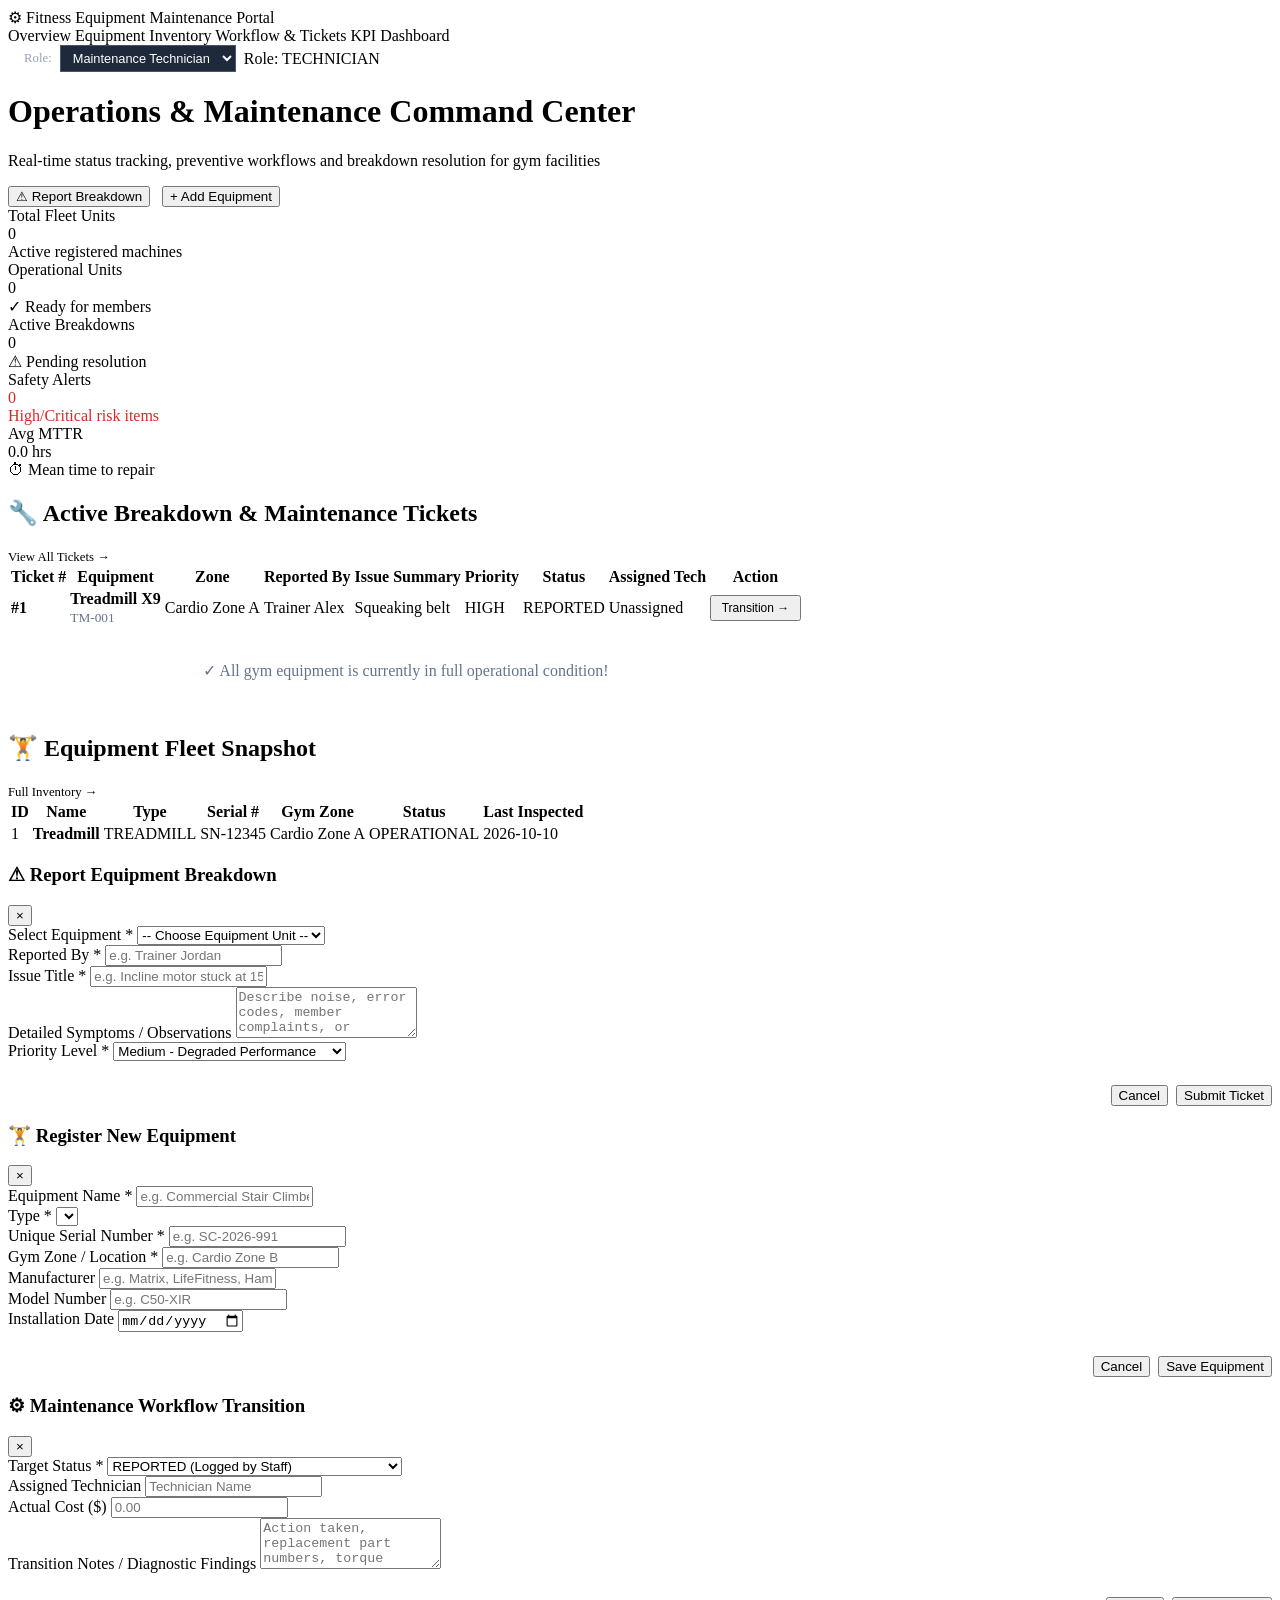
<file: src/main/resources/templates/index.html>
<!DOCTYPE html>
<html lang="en" xmlns:th="http://www.thymeleaf.org">
<head>
    <meta charset="UTF-8">
    <meta name="viewport" content="width=device-width, initial-scale=1.0">
    <title>Fitness Equipment Maintenance Portal</title>
    <link rel="stylesheet" th:href="@{/css/styles.css}">
</head>
<body>
    <nav class="navbar">
        <a th:href="@{/}" class="brand">
            <span>&#9881;</span> Fitness Equipment Maintenance Portal
        </a>
        <div class="nav-links">
            <a th:href="@{/}" class="active">Overview</a>
            <a th:href="@{/equipment}">Equipment Inventory</a>
            <a th:href="@{/maintenance}">Workflow &amp; Tickets</a>
            <a th:href="@{/dashboard}">KPI Dashboard</a>
            <div style="display: flex; align-items: center; gap: 0.5rem; margin-left: 1rem;">
                <label for="roleSelector" style="font-size: 0.8rem; color: #94a3b8;">Role:</label>
                <select id="roleSelector" class="form-control" style="width: auto; padding: 0.25rem 0.5rem; font-size: 0.8rem; background: #1e293b; color: #fff; border-color: #475569;">
                    <option value="TRAINER">Staff / Trainer</option>
                    <option value="TECHNICIAN" selected>Maintenance Technician</option>
                    <option value="FACILITY_ADMIN">Facility Admin</option>
                </select>
                <span id="currentRoleBadge" class="role-badge">Role: TECHNICIAN</span>
            </div>
        </div>
    </nav>

    <div class="container">
        <div class="page-header">
            <div>
                <h1 class="page-title">Operations &amp; Maintenance Command Center</h1>
                <p class="page-subtitle">Real-time status tracking, preventive workflows and breakdown resolution for gym facilities</p>
            </div>
            <div style="display: flex; gap: 0.75rem;">
                <button id="btnOpenReportModal" class="btn btn-danger">&#9888; Report Breakdown</button>
                <button id="btnOpenAddEquipmentModal" class="btn btn-primary">+ Add Equipment</button>
            </div>
        </div>

        <!-- KPI Metrics Grid -->
        <div class="metrics-grid">
            <div class="metric-card" id="cardTotalEquipment">
                <div class="title">Total Fleet Units</div>
                <div class="value" th:text="${summary.totalEquipment}">0</div>
                <div class="trend" style="color: var(--secondary);">Active registered machines</div>
            </div>
            <div class="metric-card" id="cardOperational">
                <div class="title">Operational Units</div>
                <div class="value" style="color: var(--success);" th:text="${summary.operationalCount}">0</div>
                <div class="trend" style="color: var(--success);">&#10003; Ready for members</div>
            </div>
            <div class="metric-card" id="cardBreakdowns">
                <div class="title">Active Breakdowns</div>
                <div class="value" style="color: var(--danger);" th:text="${summary.activeBreakdowns}">0</div>
                <div class="trend" style="color: var(--danger);">&#9888; Pending resolution</div>
            </div>
            <div class="metric-card" id="cardCriticalHazards">
                <div class="title">Safety Alerts</div>
                <div class="value" style="color: #dc2626;" th:text="${summary.criticalSafetyHazards}">0</div>
                <div class="trend" style="color: #dc2626;">High/Critical risk items</div>
            </div>
            <div class="metric-card" id="cardMttr">
                <div class="title">Avg MTTR</div>
                <div class="value" style="color: var(--primary);" th:text="${summary.meanTimeToRepairHours} + ' hrs'">0.0 hrs</div>
                <div class="trend" style="color: var(--primary);">&#9201; Mean time to repair</div>
            </div>
        </div>

        <!-- Active Maintenance Tickets Card -->
        <div class="card">
            <div class="card-header">
                <h2 class="card-title">&#128295; Active Breakdown &amp; Maintenance Tickets</h2>
                <a th:href="@{/maintenance}" class="btn btn-outline" style="font-size: 0.8rem;">View All Tickets &rarr;</a>
            </div>
            <div class="table-responsive">
                <table>
                    <thead>
                        <tr>
                            <th>Ticket #</th>
                            <th>Equipment</th>
                            <th>Zone</th>
                            <th>Reported By</th>
                            <th>Issue Summary</th>
                            <th>Priority</th>
                            <th>Status</th>
                            <th>Assigned Tech</th>
                            <th>Action</th>
                        </tr>
                    </thead>
                    <tbody>
                        <tr th:each="log : ${activeBreakdowns}" th:id="'log-row-' + ${log.id}">
                            <td style="font-weight: 600;" th:text="'#' + ${log.id}">#1</td>
                            <td>
                                <strong th:text="${log.equipment.name}">Treadmill X9</strong><br>
                                <small style="color: #64748b;" th:text="${log.equipment.serialNumber}">TM-001</small>
                            </td>
                            <td th:text="${log.equipment.gymZone}">Cardio Zone A</td>
                            <td th:text="${log.reportedBy}">Trainer Alex</td>
                            <td th:text="${log.issueTitle}">Squeaking belt</td>
                            <td>
                                <span th:class="'priority-' + ${log.priority}" th:text="${log.priority}">HIGH</span>
                            </td>
                            <td>
                                <span th:class="'status-badge status-' + ${log.status}" th:text="${log.status}">REPORTED</span>
                            </td>
                            <td th:text="${log.assignedTechnician != null ? log.assignedTechnician : 'Unassigned'}">Unassigned</td>
                            <td>
                                <button class="btn btn-outline btn-workflow-trigger" style="padding: 0.25rem 0.6rem; font-size: 0.75rem;"
                                        th:data-ticket-id="${log.id}"
                                        th:data-status="${log.status}"
                                        th:data-technician="${log.assignedTechnician}">
                                    Transition &rarr;
                                </button>
                            </td>
                        </tr>
                        <tr th:if="${#lists.isEmpty(activeBreakdowns)}">
                            <td colspan="9" style="text-align: center; padding: 2rem; color: #64748b;">
                                &#10003; All gym equipment is currently in full operational condition!
                            </td>
                        </tr>
                    </tbody>
                </table>
            </div>
        </div>

        <!-- Equipment Fleet Quick View -->
        <div class="card">
            <div class="card-header">
                <h2 class="card-title">&#127947; Equipment Fleet Snapshot</h2>
                <a th:href="@{/equipment}" class="btn btn-outline" style="font-size: 0.8rem;">Full Inventory &rarr;</a>
            </div>
            <div class="table-responsive">
                <table>
                    <thead>
                        <tr>
                            <th>ID</th>
                            <th>Name</th>
                            <th>Type</th>
                            <th>Serial #</th>
                            <th>Gym Zone</th>
                            <th>Status</th>
                            <th>Last Inspected</th>
                        </tr>
                    </thead>
                    <tbody>
                        <tr th:each="item : ${equipmentList}">
                            <td th:text="${item.id}">1</td>
                            <td><strong th:text="${item.name}">Treadmill</strong></td>
                            <td th:text="${item.type}">TREADMILL</td>
                            <td th:text="${item.serialNumber}">SN-12345</td>
                            <td th:text="${item.gymZone}">Cardio Zone A</td>
                            <td>
                                <span th:class="'status-badge status-' + ${item.currentStatus}" th:text="${item.currentStatus}">OPERATIONAL</span>
                            </td>
                            <td th:text="${item.lastInspectionDate != null ? item.lastInspectionDate : 'Pending'}">2026-10-10</td>
                        </tr>
                    </tbody>
                </table>
            </div>
        </div>
    </div>

    <!-- Modal: Report Breakdown -->
    <div id="reportModal" class="modal">
        <div class="modal-content">
            <div class="modal-header">
                <h3 class="modal-title">&#9888; Report Equipment Breakdown</h3>
                <button class="close-btn" onclick="closeModal('reportModal')">&times;</button>
            </div>
            <form id="reportBreakdownForm">
                <div class="form-group">
                    <label class="form-label" for="reportEquipmentId">Select Equipment *</label>
                    <select id="reportEquipmentId" class="form-control" required>
                        <option value="">-- Choose Equipment Unit --</option>
                        <option th:each="item : ${equipmentList}" th:value="${item.id}" th:text="${item.name} + ' (' + ${item.serialNumber} + ' - ' + ${item.gymZone} + ')'"></option>
                    </select>
                </div>
                <div class="form-group">
                    <label class="form-label" for="reportedByName">Reported By *</label>
                    <input type="text" id="reportedByName" class="form-control" placeholder="e.g. Trainer Jordan" required>
                </div>
                <div class="form-group">
                    <label class="form-label" for="reportIssueTitle">Issue Title *</label>
                    <input type="text" id="reportIssueTitle" class="form-control" placeholder="e.g. Incline motor stuck at 15%" required>
                </div>
                <div class="form-group">
                    <label class="form-label" for="reportIssueDesc">Detailed Symptoms / Observations</label>
                    <textarea id="reportIssueDesc" class="form-control" rows="3" placeholder="Describe noise, error codes, member complaints, or visible wear..."></textarea>
                </div>
                <div class="form-group">
                    <label class="form-label" for="reportPriority">Priority Level *</label>
                    <select id="reportPriority" class="form-control" required>
                        <option value="LOW">Low - Cosmetic / Minor</option>
                        <option value="MEDIUM" selected>Medium - Degraded Performance</option>
                        <option value="HIGH">High - Machine Inoperable</option>
                        <option value="CRITICAL_SAFETY_HAZARD">Critical Safety Hazard - Urgent Risk</option>
                    </select>
                </div>
                <div style="display: flex; justify-content: flex-end; gap: 0.5rem; margin-top: 1.5rem;">
                    <button type="button" class="btn btn-outline" onclick="closeModal('reportModal')">Cancel</button>
                    <button type="submit" class="btn btn-danger">Submit Ticket</button>
                </div>
            </form>
        </div>
    </div>

    <!-- Modal: Add Equipment -->
    <div id="equipmentModal" class="modal">
        <div class="modal-content">
            <div class="modal-header">
                <h3 class="modal-title">&#127947; Register New Equipment</h3>
                <button class="close-btn" onclick="closeModal('equipmentModal')">&times;</button>
            </div>
            <form id="addEquipmentForm">
                <div class="form-group">
                    <label class="form-label" for="eqName">Equipment Name *</label>
                    <input type="text" id="eqName" class="form-control" placeholder="e.g. Commercial Stair Climber 900" required>
                </div>
                <div class="form-group">
                    <label class="form-label" for="eqType">Type *</label>
                    <select id="eqType" class="form-control" required>
                        <option th:each="t : ${types}" th:value="${t}" th:text="${t}"></option>
                    </select>
                </div>
                <div class="form-group">
                    <label class="form-label" for="eqSerial">Unique Serial Number *</label>
                    <input type="text" id="eqSerial" class="form-control" placeholder="e.g. SC-2026-991" required>
                </div>
                <div class="form-group">
                    <label class="form-label" for="eqZone">Gym Zone / Location *</label>
                    <input type="text" id="eqZone" class="form-control" placeholder="e.g. Cardio Zone B" required>
                </div>
                <div class="form-group">
                    <label class="form-label" for="eqManufacturer">Manufacturer</label>
                    <input type="text" id="eqManufacturer" class="form-control" placeholder="e.g. Matrix, LifeFitness, Hammer Strength">
                </div>
                <div class="form-group">
                    <label class="form-label" for="eqModel">Model Number</label>
                    <input type="text" id="eqModel" class="form-control" placeholder="e.g. C50-XIR">
                </div>
                <div class="form-group">
                    <label class="form-label" for="eqInstallDate">Installation Date</label>
                    <input type="date" id="eqInstallDate" class="form-control">
                </div>
                <div style="display: flex; justify-content: flex-end; gap: 0.5rem; margin-top: 1.5rem;">
                    <button type="button" class="btn btn-outline" onclick="closeModal('equipmentModal')">Cancel</button>
                    <button type="submit" class="btn btn-primary">Save Equipment</button>
                </div>
            </form>
        </div>
    </div>

    <!-- Modal: Workflow Status Transition -->
    <div id="workflowModal" class="modal">
        <div class="modal-content">
            <div class="modal-header">
                <h3 class="modal-title">&#9881; Maintenance Workflow Transition</h3>
                <button class="close-btn" onclick="closeModal('workflowModal')">&times;</button>
            </div>
            <form id="updateWorkflowForm">
                <input type="hidden" id="wfTicketId">
                <div class="form-group">
                    <label class="form-label" for="wfNextStatus">Target Status *</label>
                    <select id="wfNextStatus" class="form-control" required>
                        <option value="REPORTED">REPORTED (Logged by Staff)</option>
                        <option value="UNDER_INSPECTION">UNDER INSPECTION (Technician Assessing)</option>
                        <option value="PARTS_ORDERED">PARTS ORDERED (Awaiting Spares)</option>
                        <option value="IN_REPAIR">IN REPAIR (Bench / On-site Work)</option>
                        <option value="OPERATIONAL">OPERATIONAL (Verified &amp; Recommissioned)</option>
                        <option value="DECOMMISSIONED">DECOMMISSIONED (Admin Retirement)</option>
                    </select>
                </div>
                <div class="form-group">
                    <label class="form-label" for="wfTechnician">Assigned Technician</label>
                    <input type="text" id="wfTechnician" class="form-control" placeholder="Technician Name">
                </div>
                <div class="form-group">
                    <label class="form-label" for="wfActualCost">Actual Cost ($)</label>
                    <input type="number" step="0.01" id="wfActualCost" class="form-control" placeholder="0.00">
                </div>
                <div class="form-group">
                    <label class="form-label" for="wfNotes">Transition Notes / Diagnostic Findings</label>
                    <textarea id="wfNotes" class="form-control" rows="3" placeholder="Action taken, replacement part numbers, torque checks..."></textarea>
                </div>
                <div style="display: flex; justify-content: flex-end; gap: 0.5rem; margin-top: 1.5rem;">
                    <button type="button" class="btn btn-outline" onclick="closeModal('workflowModal')">Cancel</button>
                    <button type="submit" class="btn btn-success">Update Status</button>
                </div>
            </form>
        </div>
    </div>

    <script th:src="@{/js/app.js}"></script>
</body>
</html>
</file>
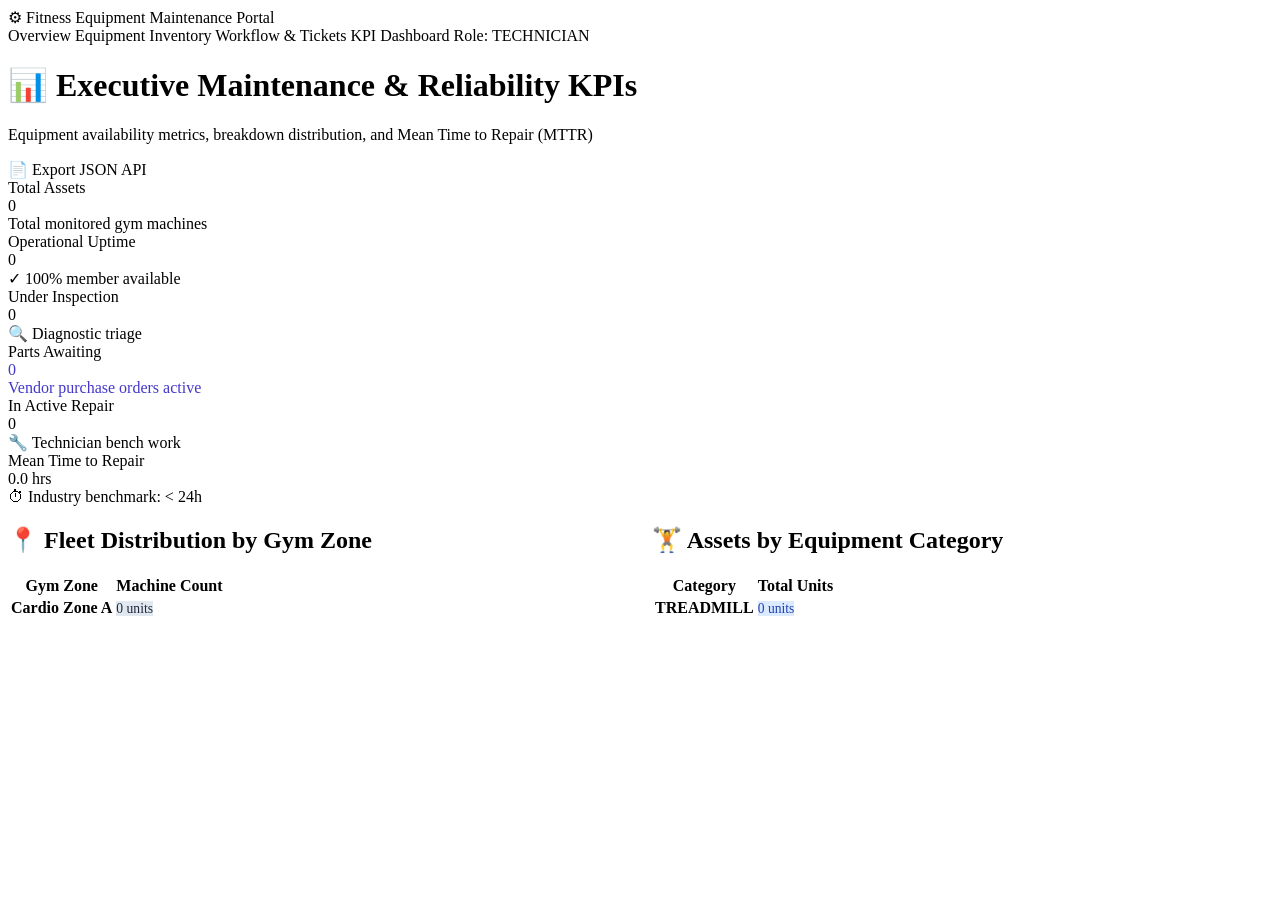
<file: src/main/resources/templates/dashboard.html>
<!DOCTYPE html>
<html lang="en" xmlns:th="http://www.thymeleaf.org">
<head>
    <meta charset="UTF-8">
    <meta name="viewport" content="width=device-width, initial-scale=1.0">
    <title>KPI Analytics Dashboard - Fitness Equipment Maintenance Portal</title>
    <link rel="stylesheet" th:href="@{/css/styles.css}">
</head>
<body>
    <nav class="navbar">
        <a th:href="@{/}" class="brand">
            <span>&#9881;</span> Fitness Equipment Maintenance Portal
        </a>
        <div class="nav-links">
            <a th:href="@{/}">Overview</a>
            <a th:href="@{/equipment}">Equipment Inventory</a>
            <a th:href="@{/maintenance}">Workflow &amp; Tickets</a>
            <a th:href="@{/dashboard}" class="active">KPI Dashboard</a>
            <span id="currentRoleBadge" class="role-badge">Role: TECHNICIAN</span>
        </div>
    </nav>

    <div class="container">
        <div class="page-header">
            <div>
                <h1 class="page-title">&#128202; Executive Maintenance &amp; Reliability KPIs</h1>
                <p class="page-subtitle">Equipment availability metrics, breakdown distribution, and Mean Time to Repair (MTTR)</p>
            </div>
            <a th:href="@{/api/dashboard/summary}" target="_blank" class="btn btn-outline">&#128196; Export JSON API</a>
        </div>

        <!-- Metrics Grid -->
        <div class="metrics-grid">
            <div class="metric-card">
                <div class="title">Total Assets</div>
                <div class="value" th:text="${summary.totalEquipment}">0</div>
                <div class="trend" style="color: var(--secondary);">Total monitored gym machines</div>
            </div>
            <div class="metric-card">
                <div class="title">Operational Uptime</div>
                <div class="value" style="color: var(--success);" th:text="${summary.operationalCount}">0</div>
                <div class="trend" style="color: var(--success);">&#10003; 100% member available</div>
            </div>
            <div class="metric-card">
                <div class="title">Under Inspection</div>
                <div class="value" style="color: var(--warning);" th:text="${summary.underInspectionCount}">0</div>
                <div class="trend" style="color: var(--warning);">&#128269; Diagnostic triage</div>
            </div>
            <div class="metric-card">
                <div class="title">Parts Awaiting</div>
                <div class="value" style="color: #4338ca;" th:text="${summary.partsOrderedCount}">0</div>
                <div class="trend" style="color: #4338ca;">Vendor purchase orders active</div>
            </div>
            <div class="metric-card">
                <div class="title">In Active Repair</div>
                <div class="value" style="color: var(--danger);" th:text="${summary.inRepairCount}">0</div>
                <div class="trend" style="color: var(--danger);">&#128295; Technician bench work</div>
            </div>
            <div class="metric-card">
                <div class="title">Mean Time to Repair</div>
                <div class="value" style="color: var(--primary);" th:text="${summary.meanTimeToRepairHours} + ' hrs'">0.0 hrs</div>
                <div class="trend" style="color: var(--primary);">&#9201; Industry benchmark: &lt; 24h</div>
            </div>
        </div>

        <div style="display: grid; grid-template-columns: repeat(auto-fit, minmax(400px, 1fr)); gap: 1.5rem;">
            <!-- Distribution by Gym Zone -->
            <div class="card">
                <div class="card-header">
                    <h2 class="card-title">&#128205; Fleet Distribution by Gym Zone</h2>
                </div>
                <div class="table-responsive">
                    <table>
                        <thead>
                            <tr>
                                <th>Gym Zone</th>
                                <th>Machine Count</th>
                            </tr>
                        </thead>
                        <tbody>
                            <tr th:each="entry : ${summary.countByZone}">
                                <td style="font-weight: 600;" th:text="${entry.key}">Cardio Zone A</td>
                                <td>
                                    <span class="status-badge" style="background: #e2e8f0; color: #1e293b; font-size: 0.85rem;" th:text="${entry.value} + ' units'">0 units</span>
                                </td>
                            </tr>
                        </tbody>
                    </table>
                </div>
            </div>

            <!-- Distribution by Equipment Type -->
            <div class="card">
                <div class="card-header">
                    <h2 class="card-title">&#127947; Assets by Equipment Category</h2>
                </div>
                <div class="table-responsive">
                    <table>
                        <thead>
                            <tr>
                                <th>Category</th>
                                <th>Total Units</th>
                            </tr>
                        </thead>
                        <tbody>
                            <tr th:each="entry : ${summary.countByType}">
                                <td style="font-weight: 600;" th:text="${entry.key}">TREADMILL</td>
                                <td>
                                    <span class="status-badge" style="background: #dbeafe; color: #1e40af; font-size: 0.85rem;" th:text="${entry.value} + ' units'">0 units</span>
                                </td>
                            </tr>
                        </tbody>
                    </table>
                </div>
            </div>
        </div>
    </div>

    <script th:src="@{/js/app.js}"></script>
</body>
</html>
</file>
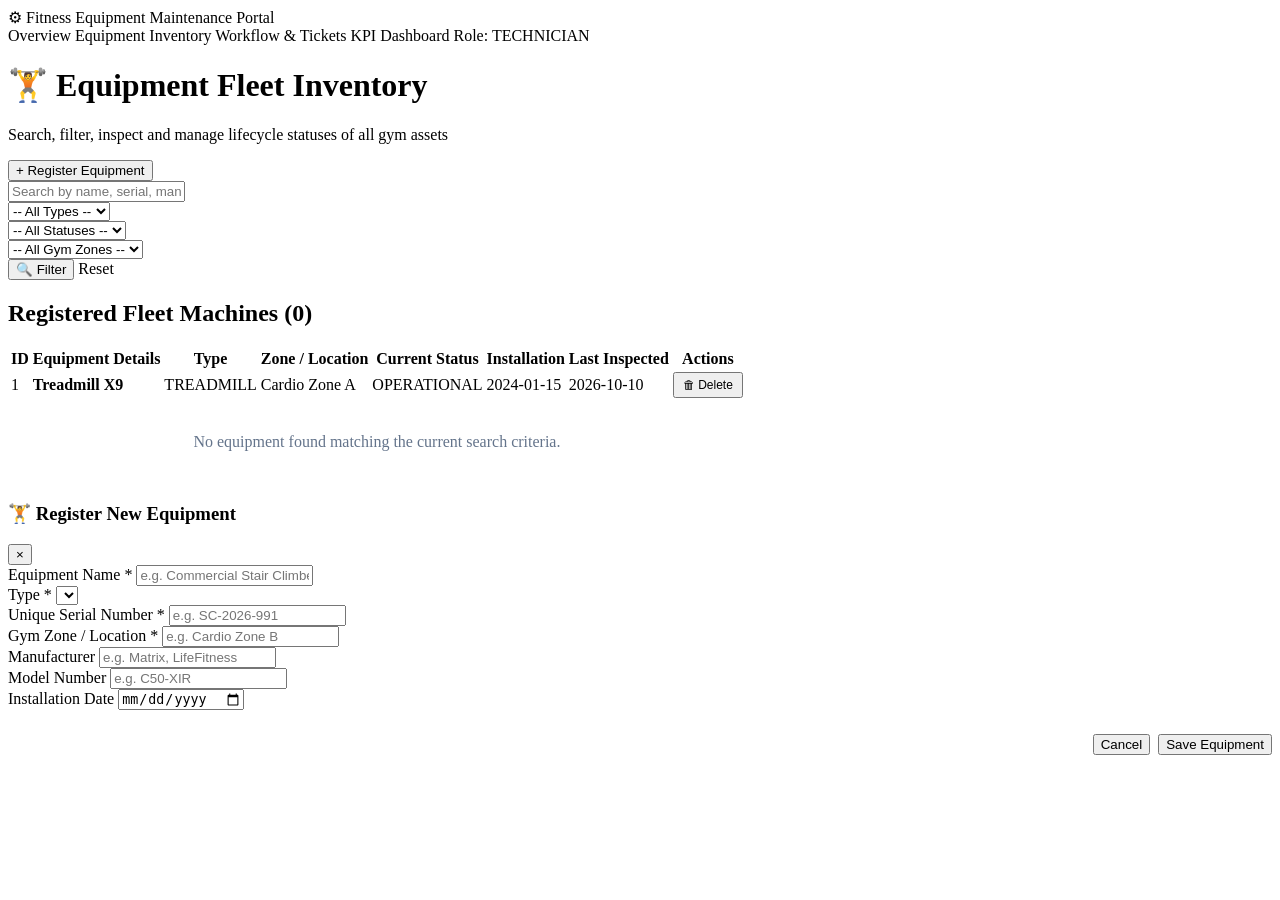
<file: src/main/resources/templates/equipment-list.html>
<!DOCTYPE html>
<html lang="en" xmlns:th="http://www.thymeleaf.org">
<head>
    <meta charset="UTF-8">
    <meta name="viewport" content="width=device-width, initial-scale=1.0">
    <title>Equipment Inventory - Fitness Equipment Maintenance Portal</title>
    <link rel="stylesheet" th:href="@{/css/styles.css}">
</head>
<body>
    <nav class="navbar">
        <a th:href="@{/}" class="brand">
            <span>&#9881;</span> Fitness Equipment Maintenance Portal
        </a>
        <div class="nav-links">
            <a th:href="@{/}">Overview</a>
            <a th:href="@{/equipment}" class="active">Equipment Inventory</a>
            <a th:href="@{/maintenance}">Workflow &amp; Tickets</a>
            <a th:href="@{/dashboard}">KPI Dashboard</a>
            <span id="currentRoleBadge" class="role-badge">Role: TECHNICIAN</span>
        </div>
    </nav>

    <div class="container">
        <div class="page-header">
            <div>
                <h1 class="page-title">&#127947; Equipment Fleet Inventory</h1>
                <p class="page-subtitle">Search, filter, inspect and manage lifecycle statuses of all gym assets</p>
            </div>
            <button id="btnOpenAddEquipmentModal" class="btn btn-primary">+ Register Equipment</button>
        </div>

        <!-- Filter and Search Bar -->
        <form th:action="@{/equipment}" method="get" class="filter-bar">
            <div style="flex: 2; min-width: 220px;">
                <input type="text" name="query" class="form-control" placeholder="Search by name, serial, manufacturer..." th:value="${query}">
            </div>
            <div style="flex: 1; min-width: 150px;">
                <select name="type" class="form-control">
                    <option value="">-- All Types --</option>
                    <option th:each="t : ${types}" th:value="${t}" th:text="${t}" th:selected="${t == selectedType}"></option>
                </select>
            </div>
            <div style="flex: 1; min-width: 150px;">
                <select name="status" class="form-control">
                    <option value="">-- All Statuses --</option>
                    <option th:each="s : ${statuses}" th:value="${s}" th:text="${s}" th:selected="${s == selectedStatus}"></option>
                </select>
            </div>
            <div style="flex: 1; min-width: 150px;">
                <select name="zone" class="form-control">
                    <option value="">-- All Gym Zones --</option>
                    <option th:each="z : ${zones}" th:value="${z}" th:text="${z}" th:selected="${z == selectedZone}"></option>
                </select>
            </div>
            <div>
                <button type="submit" class="btn btn-secondary">&#128269; Filter</button>
                <a th:href="@{/equipment}" class="btn btn-outline">Reset</a>
            </div>
        </form>

        <!-- Equipment Table -->
        <div class="card">
            <div class="card-header">
                <h2 class="card-title">Registered Fleet Machines (<span th:text="${#lists.size(equipmentList)}">0</span>)</h2>
            </div>
            <div class="table-responsive">
                <table>
                    <thead>
                        <tr>
                            <th>ID</th>
                            <th>Equipment Details</th>
                            <th>Type</th>
                            <th>Zone / Location</th>
                            <th>Current Status</th>
                            <th>Installation</th>
                            <th>Last Inspected</th>
                            <th>Actions</th>
                        </tr>
                    </thead>
                    <tbody>
                        <tr th:each="item : ${equipmentList}" th:id="'eq-row-' + ${item.id}">
                            <td th:text="${item.id}">1</td>
                            <td>
                                <strong th:text="${item.name}">Treadmill X9</strong><br>
                                <small style="color: #64748b;" th:text="'SN: ' + ${item.serialNumber} + ' | ' + ${item.manufacturer} + ' ' + ${item.modelNumber}"></small>
                            </td>
                            <td th:text="${item.type}">TREADMILL</td>
                            <td><span style="font-weight: 500;" th:text="${item.gymZone}">Cardio Zone A</span></td>
                            <td>
                                <span th:class="'status-badge status-' + ${item.currentStatus}" th:text="${item.currentStatus}">OPERATIONAL</span>
                            </td>
                            <td th:text="${item.installationDate}">2024-01-15</td>
                            <td th:text="${item.lastInspectionDate != null ? item.lastInspectionDate : 'Pending'}">2026-10-10</td>
                            <td>
                                <div style="display: flex; gap: 0.35rem;">
                                    <button class="btn btn-outline" style="padding: 0.25rem 0.5rem; font-size: 0.75rem;"
                                            th:onclick="'deleteEquipmentItem(' + ${item.id} + ')'">&#128465; Delete</button>
                                </div>
                            </td>
                        </tr>
                        <tr th:if="${#lists.isEmpty(equipmentList)}">
                            <td colspan="8" style="text-align: center; padding: 2rem; color: #64748b;">
                                No equipment found matching the current search criteria.
                            </td>
                        </tr>
                    </tbody>
                </table>
            </div>
        </div>
    </div>

    <!-- Modal: Add Equipment -->
    <div id="equipmentModal" class="modal">
        <div class="modal-content">
            <div class="modal-header">
                <h3 class="modal-title">&#127947; Register New Equipment</h3>
                <button class="close-btn" onclick="closeModal('equipmentModal')">&times;</button>
            </div>
            <form id="addEquipmentForm">
                <div class="form-group">
                    <label class="form-label" for="eqName">Equipment Name *</label>
                    <input type="text" id="eqName" class="form-control" placeholder="e.g. Commercial Stair Climber 900" required>
                </div>
                <div class="form-group">
                    <label class="form-label" for="eqType">Type *</label>
                    <select id="eqType" class="form-control" required>
                        <option th:each="t : ${types}" th:value="${t}" th:text="${t}"></option>
                    </select>
                </div>
                <div class="form-group">
                    <label class="form-label" for="eqSerial">Unique Serial Number *</label>
                    <input type="text" id="eqSerial" class="form-control" placeholder="e.g. SC-2026-991" required>
                </div>
                <div class="form-group">
                    <label class="form-label" for="eqZone">Gym Zone / Location *</label>
                    <input type="text" id="eqZone" class="form-control" placeholder="e.g. Cardio Zone B" required>
                </div>
                <div class="form-group">
                    <label class="form-label" for="eqManufacturer">Manufacturer</label>
                    <input type="text" id="eqManufacturer" class="form-control" placeholder="e.g. Matrix, LifeFitness">
                </div>
                <div class="form-group">
                    <label class="form-label" for="eqModel">Model Number</label>
                    <input type="text" id="eqModel" class="form-control" placeholder="e.g. C50-XIR">
                </div>
                <div class="form-group">
                    <label class="form-label" for="eqInstallDate">Installation Date</label>
                    <input type="date" id="eqInstallDate" class="form-control">
                </div>
                <div style="display: flex; justify-content: flex-end; gap: 0.5rem; margin-top: 1.5rem;">
                    <button type="button" class="btn btn-outline" onclick="closeModal('equipmentModal')">Cancel</button>
                    <button type="submit" class="btn btn-primary">Save Equipment</button>
                </div>
            </form>
        </div>
    </div>

    <script th:src="@{/js/app.js}"></script>
</body>
</html>
</file>
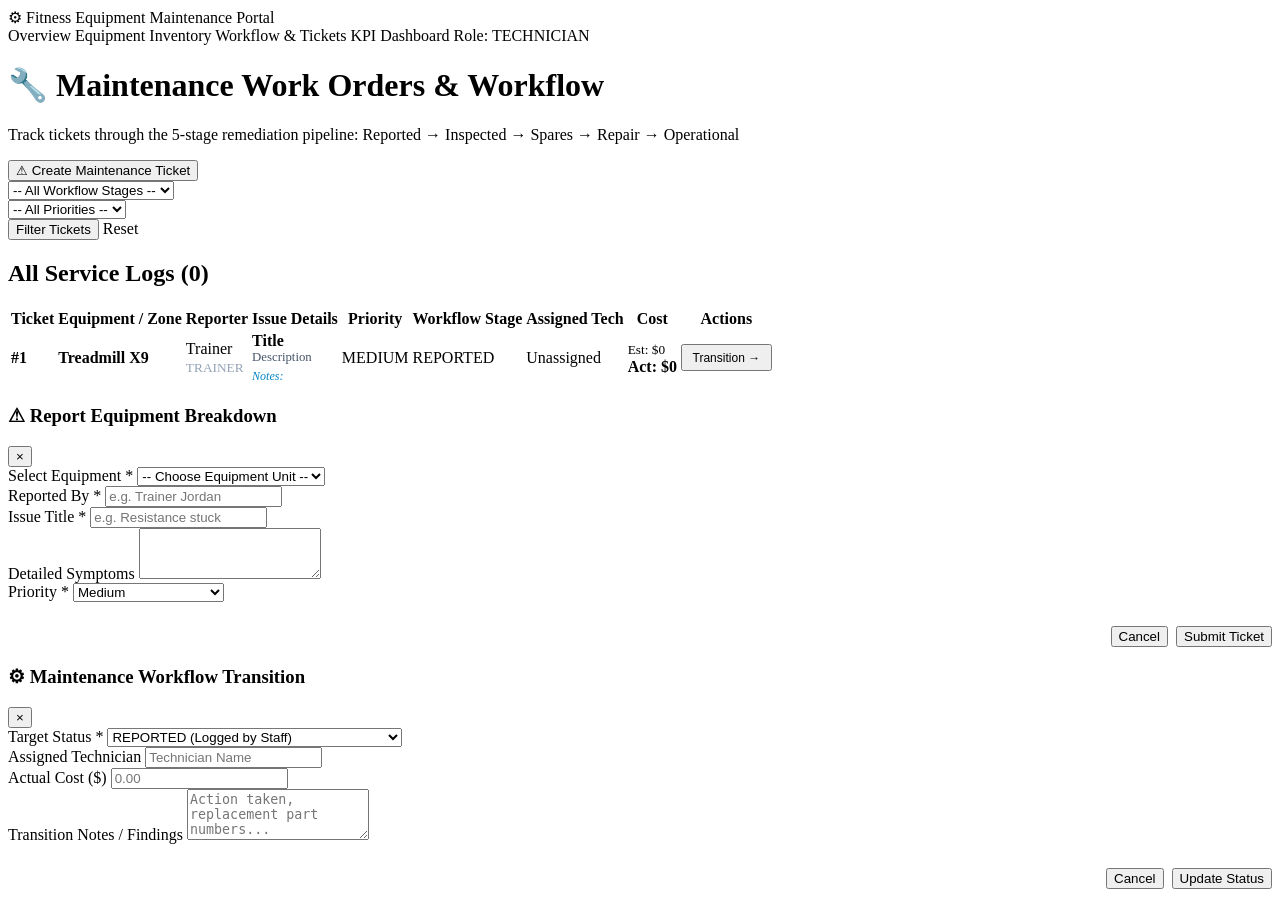
<file: src/main/resources/templates/maintenance-workflow.html>
<!DOCTYPE html>
<html lang="en" xmlns:th="http://www.thymeleaf.org">
<head>
    <meta charset="UTF-8">
    <meta name="viewport" content="width=device-width, initial-scale=1.0">
    <title>Maintenance Workflow - Fitness Equipment Maintenance Portal</title>
    <link rel="stylesheet" th:href="@{/css/styles.css}">
</head>
<body>
    <nav class="navbar">
        <a th:href="@{/}" class="brand">
            <span>&#9881;</span> Fitness Equipment Maintenance Portal
        </a>
        <div class="nav-links">
            <a th:href="@{/}">Overview</a>
            <a th:href="@{/equipment}">Equipment Inventory</a>
            <a th:href="@{/maintenance}" class="active">Workflow &amp; Tickets</a>
            <a th:href="@{/dashboard}">KPI Dashboard</a>
            <span id="currentRoleBadge" class="role-badge">Role: TECHNICIAN</span>
        </div>
    </nav>

    <div class="container">
        <div class="page-header">
            <div>
                <h1 class="page-title">&#128295; Maintenance Work Orders &amp; Workflow</h1>
                <p class="page-subtitle">Track tickets through the 5-stage remediation pipeline: Reported &rarr; Inspected &rarr; Spares &rarr; Repair &rarr; Operational</p>
            </div>
            <button id="btnOpenReportModal" class="btn btn-danger">&#9888; Create Maintenance Ticket</button>
        </div>

        <!-- Filter bar -->
        <form th:action="@{/maintenance}" method="get" class="filter-bar">
            <div style="flex: 1; min-width: 180px;">
                <select name="status" class="form-control">
                    <option value="">-- All Workflow Stages --</option>
                    <option th:each="s : ${statuses}" th:value="${s}" th:text="${s}"></option>
                </select>
            </div>
            <div style="flex: 1; min-width: 180px;">
                <select name="priority" class="form-control">
                    <option value="">-- All Priorities --</option>
                    <option th:each="p : ${priorities}" th:value="${p}" th:text="${p}"></option>
                </select>
            </div>
            <div>
                <button type="submit" class="btn btn-secondary">Filter Tickets</button>
                <a th:href="@{/maintenance}" class="btn btn-outline">Reset</a>
            </div>
        </form>

        <!-- Ticket Table -->
        <div class="card">
            <div class="card-header">
                <h2 class="card-title">All Service Logs (<span th:text="${#lists.size(logs)}">0</span>)</h2>
            </div>
            <div class="table-responsive">
                <table>
                    <thead>
                        <tr>
                            <th>Ticket</th>
                            <th>Equipment / Zone</th>
                            <th>Reporter</th>
                            <th>Issue Details</th>
                            <th>Priority</th>
                            <th>Workflow Stage</th>
                            <th>Assigned Tech</th>
                            <th>Cost</th>
                            <th>Actions</th>
                        </tr>
                    </thead>
                    <tbody>
                        <tr th:each="log : ${logs}" th:id="'log-item-' + ${log.id}">
                            <td style="font-weight: 700;" th:text="'#' + ${log.id}">#1</td>
                            <td>
                                <strong th:text="${log.equipment.name}">Treadmill X9</strong><br>
                                <small style="color: #64748b;" th:text="${log.equipment.gymZone} + ' (' + ${log.equipment.serialNumber} + ')'"></small>
                            </td>
                            <td>
                                <span th:text="${log.reportedBy}">Trainer</span><br>
                                <small style="color: #94a3b8;" th:text="${log.reporterRole}">TRAINER</small>
                            </td>
                            <td>
                                <div style="font-weight: 600;" th:text="${log.issueTitle}">Title</div>
                                <div style="font-size: 0.8rem; color: #475569;" th:text="${log.issueDescription}">Description</div>
                                <div th:if="${log.resolutionNotes != null}" style="font-size: 0.75rem; color: #0284c7; margin-top: 0.25rem;">
                                    <em>Notes: <span th:text="${log.resolutionNotes}"></span></em>
                                </div>
                            </td>
                            <td>
                                <span th:class="'priority-' + ${log.priority}" th:text="${log.priority}">MEDIUM</span>
                            </td>
                            <td>
                                <span th:class="'status-badge status-' + ${log.status}" th:text="${log.status}">REPORTED</span>
                            </td>
                            <td th:text="${log.assignedTechnician != null ? log.assignedTechnician : 'Unassigned'}">Unassigned</td>
                            <td>
                                <small th:text="'Est: $' + ${log.estimatedCost}">Est: $0</small><br>
                                <strong th:if="${log.actualCost != null and log.actualCost > 0}" th:text="'Act: $' + ${log.actualCost}">Act: $0</strong>
                            </td>
                            <td>
                                <button class="btn btn-primary btn-workflow-trigger" style="padding: 0.3rem 0.6rem; font-size: 0.75rem;"
                                        th:data-ticket-id="${log.id}"
                                        th:data-status="${log.status}"
                                        th:data-technician="${log.assignedTechnician}">
                                    Transition &rarr;
                                </button>
                            </td>
                        </tr>
                    </tbody>
                </table>
            </div>
        </div>
    </div>

    <!-- Modal: Report Breakdown -->
    <div id="reportModal" class="modal">
        <div class="modal-content">
            <div class="modal-header">
                <h3 class="modal-title">&#9888; Report Equipment Breakdown</h3>
                <button class="close-btn" onclick="closeModal('reportModal')">&times;</button>
            </div>
            <form id="reportBreakdownForm">
                <div class="form-group">
                    <label class="form-label" for="reportEquipmentId">Select Equipment *</label>
                    <select id="reportEquipmentId" class="form-control" required>
                        <option value="">-- Choose Equipment Unit --</option>
                        <option th:each="item : ${equipmentList}" th:value="${item.id}" th:text="${item.name} + ' (' + ${item.serialNumber} + ' - ' + ${item.gymZone} + ')'"></option>
                    </select>
                </div>
                <div class="form-group">
                    <label class="form-label" for="reportedByName">Reported By *</label>
                    <input type="text" id="reportedByName" class="form-control" placeholder="e.g. Trainer Jordan" required>
                </div>
                <div class="form-group">
                    <label class="form-label" for="reportIssueTitle">Issue Title *</label>
                    <input type="text" id="reportIssueTitle" class="form-control" placeholder="e.g. Resistance stuck" required>
                </div>
                <div class="form-group">
                    <label class="form-label" for="reportIssueDesc">Detailed Symptoms</label>
                    <textarea id="reportIssueDesc" class="form-control" rows="3"></textarea>
                </div>
                <div class="form-group">
                    <label class="form-label" for="reportPriority">Priority *</label>
                    <select id="reportPriority" class="form-control" required>
                        <option value="LOW">Low</option>
                        <option value="MEDIUM" selected>Medium</option>
                        <option value="HIGH">High</option>
                        <option value="CRITICAL_SAFETY_HAZARD">Critical Safety Hazard</option>
                    </select>
                </div>
                <div style="display: flex; justify-content: flex-end; gap: 0.5rem; margin-top: 1.5rem;">
                    <button type="button" class="btn btn-outline" onclick="closeModal('reportModal')">Cancel</button>
                    <button type="submit" class="btn btn-danger">Submit Ticket</button>
                </div>
            </form>
        </div>
    </div>

    <!-- Modal: Workflow Status Transition -->
    <div id="workflowModal" class="modal">
        <div class="modal-content">
            <div class="modal-header">
                <h3 class="modal-title">&#9881; Maintenance Workflow Transition</h3>
                <button class="close-btn" onclick="closeModal('workflowModal')">&times;</button>
            </div>
            <form id="updateWorkflowForm">
                <input type="hidden" id="wfTicketId">
                <div class="form-group">
                    <label class="form-label" for="wfNextStatus">Target Status *</label>
                    <select id="wfNextStatus" class="form-control" required>
                        <option value="REPORTED">REPORTED (Logged by Staff)</option>
                        <option value="UNDER_INSPECTION">UNDER INSPECTION (Technician Assessing)</option>
                        <option value="PARTS_ORDERED">PARTS ORDERED (Awaiting Spares)</option>
                        <option value="IN_REPAIR">IN REPAIR (Bench / On-site Work)</option>
                        <option value="OPERATIONAL">OPERATIONAL (Verified &amp; Recommissioned)</option>
                        <option value="DECOMMISSIONED">DECOMMISSIONED (Admin Retirement)</option>
                    </select>
                </div>
                <div class="form-group">
                    <label class="form-label" for="wfTechnician">Assigned Technician</label>
                    <input type="text" id="wfTechnician" class="form-control" placeholder="Technician Name">
                </div>
                <div class="form-group">
                    <label class="form-label" for="wfActualCost">Actual Cost ($)</label>
                    <input type="number" step="0.01" id="wfActualCost" class="form-control" placeholder="0.00">
                </div>
                <div class="form-group">
                    <label class="form-label" for="wfNotes">Transition Notes / Findings</label>
                    <textarea id="wfNotes" class="form-control" rows="3" placeholder="Action taken, replacement part numbers..."></textarea>
                </div>
                <div style="display: flex; justify-content: flex-end; gap: 0.5rem; margin-top: 1.5rem;">
                    <button type="button" class="btn btn-outline" onclick="closeModal('workflowModal')">Cancel</button>
                    <button type="submit" class="btn btn-success">Update Status</button>
                </div>
            </form>
        </div>
    </div>

    <script th:src="@{/js/app.js}"></script>
</body>
</html>
</file>
